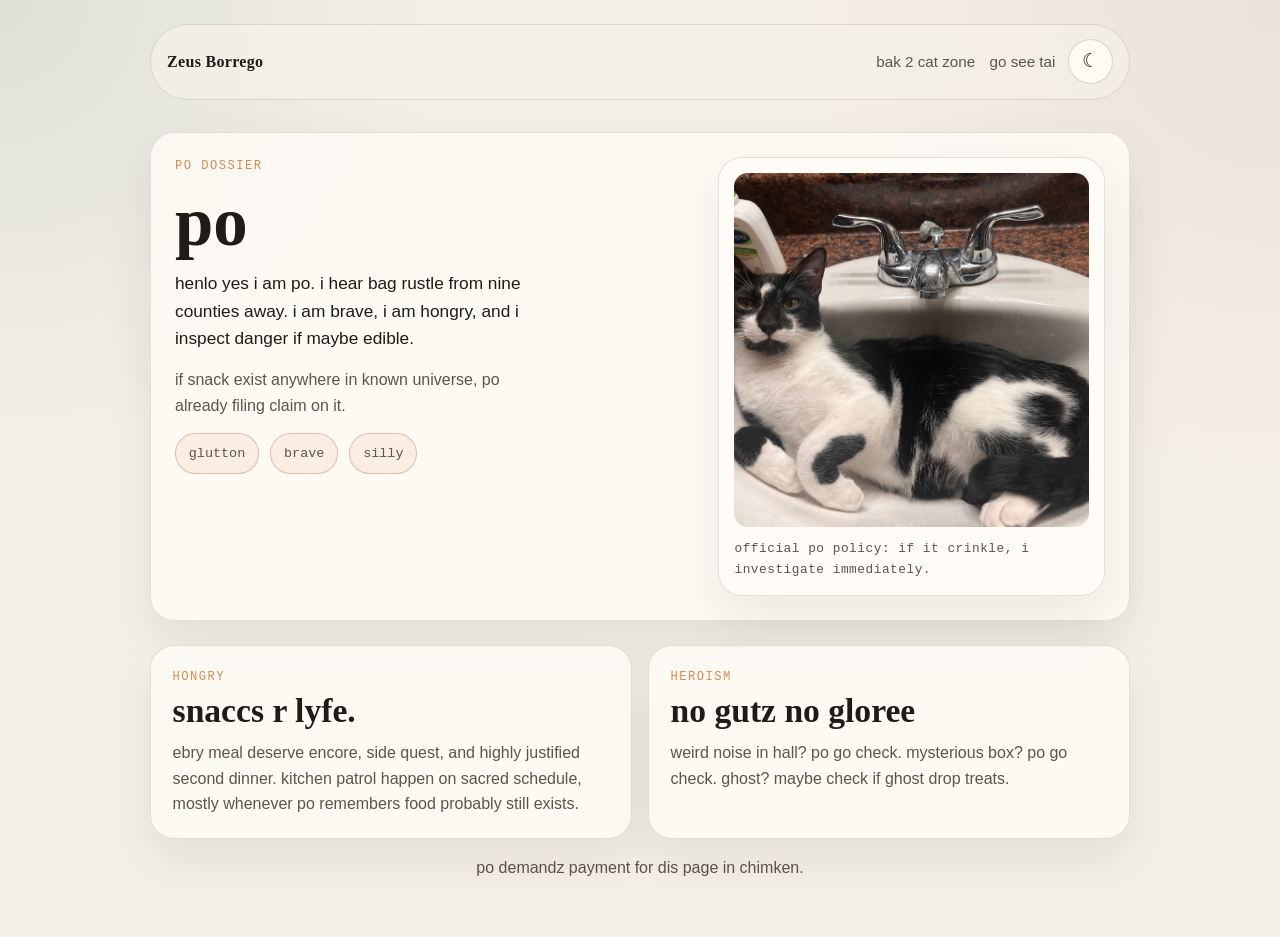
<file: po/index.html>
<!DOCTYPE html>
<html lang="en">

<head>
    <meta charset="UTF-8">
    <meta name="viewport" content="width=device-width, initial-scale=1.0">
    <meta name="description" content="A tiny, silly page for Po.">
    <title>Po | Snack Hero Profile</title>
    <script>
        (function () {
            const storageKey = 'zeus-theme';
            const prefersDark = window.matchMedia('(prefers-color-scheme: dark)').matches;

            try {
                const savedTheme = localStorage.getItem(storageKey);
                document.documentElement.dataset.theme = savedTheme || (prefersDark ? 'dark' : 'light');
            } catch (error) {
                document.documentElement.dataset.theme = prefersDark ? 'dark' : 'light';
            }
        }());
    </script>
    <link rel="stylesheet" href="../styles.css">
    <link rel="stylesheet" href="../pet-pages.css">
</head>

<body class="pet-page pet-page-po">
    <div class="page-shell">
        <header class="site-header">
            <a class="brand" href="../">Zeus Borrego</a>
            <div class="header-actions">
                <nav class="site-nav" aria-label="Pet navigation">
                    <a href="../#home">bak 2 cat zone</a>
                    <a href="../tai/">go see tai</a>
                </nav>
                <button class="theme-toggle" type="button" data-theme-toggle aria-label="Switch to dark mode" title="Switch to dark mode">
                    <span aria-hidden="true">☾</span>
                    <span class="visually-hidden">Toggle color theme</span>
                </button>
            </div>
        </header>

        <main class="pet-main">
            <section class="pet-hero reveal">
                <div class="pet-copy">
                    <p class="section-label">po dossier</p>
                    <h1>po</h1>
                    <p class="pet-lede">
                        henlo yes i am po. i hear bag rustle from nine counties away. i am brave,
                        i am hongry, and i inspect danger if maybe edible.
                    </p>
                    <p class="pet-mini-note">
                        if snack exist anywhere in known universe, po already filing claim on it.
                    </p>
                    <ul class="pet-badges" aria-label="Po traits">
                        <li>glutton</li>
                        <li>brave</li>
                        <li>silly</li>
                    </ul>
                </div>

                <figure class="pet-portrait">
                    <img src="../images/po.jpg" alt="Po looking curious and ready for food">
                    <figcaption>official po policy: if it crinkle, i investigate immediately.</figcaption>
                </figure>
            </section>

            <div class="pet-grid">
                <article class="pet-card reveal">
                    <p class="section-label">hongry</p>
                    <h2>snaccs r lyfe.</h2>
                    <p>
                        ebry meal deserve encore, side quest, and highly justified second dinner.
                        kitchen patrol happen on sacred schedule, mostly whenever po remembers food
                        probably still exists.
                    </p>
                </article>

                <article class="pet-card reveal">
                    <p class="section-label">heroism</p>
                    <h2>no gutz no gloree</h2>
                    <p>
                        weird noise in hall? po go check. mysterious box? po go check. ghost?
                        maybe check if ghost drop treats.
                    </p>
                </article>
            </div>
        </main>

        <footer class="site-footer pet-footer">
            <p>po demandz payment for dis page in chimken.</p>
        </footer>
    </div>

    <script src="../app.js"></script>
</body>

</html>
</file>
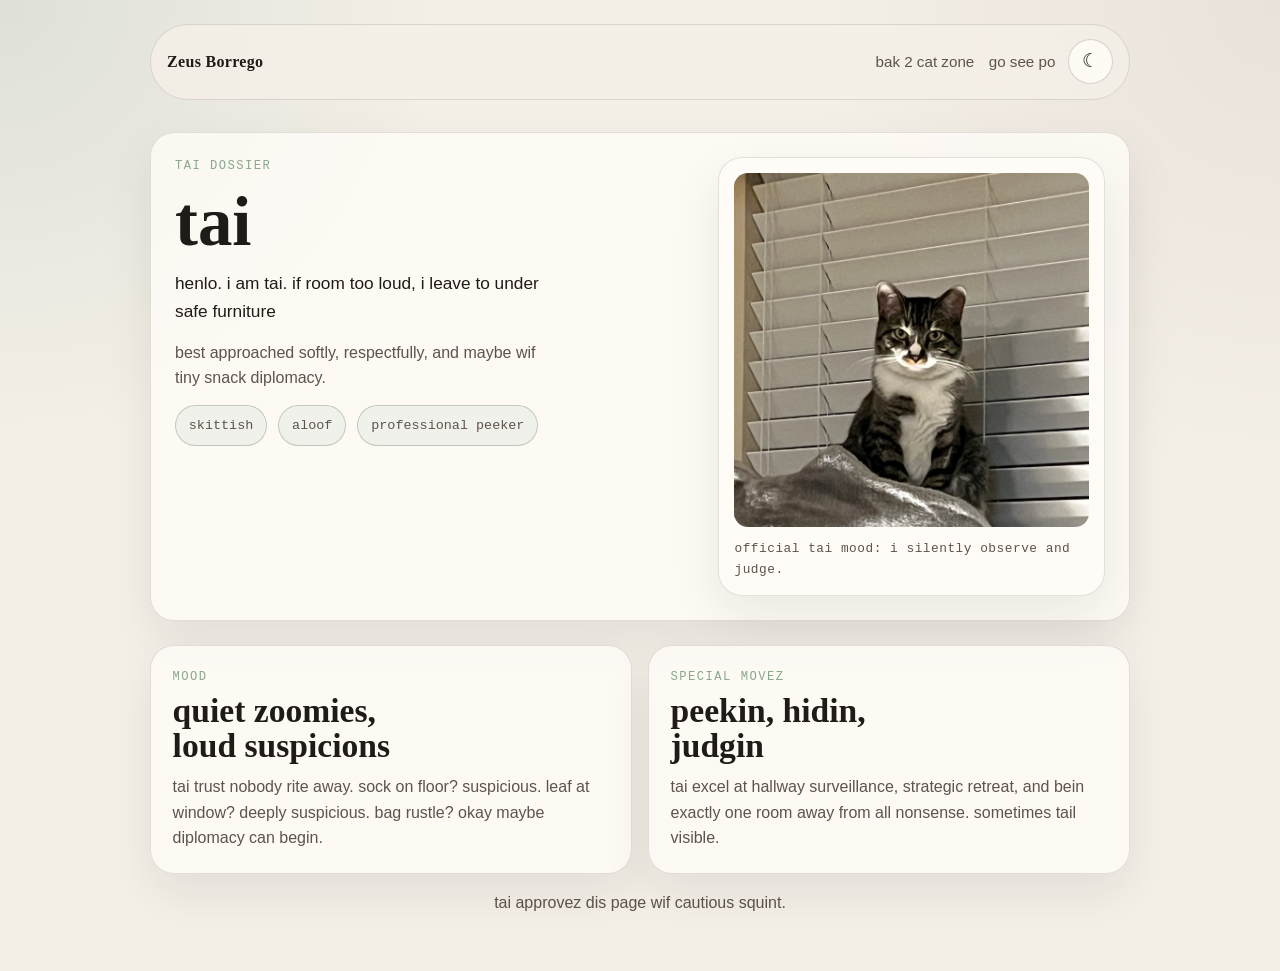
<file: tai/index.html>
<!DOCTYPE html>
<html lang="en">

<head>
    <meta charset="UTF-8">
    <meta name="viewport" content="width=device-width, initial-scale=1.0">
    <meta name="description" content="A tiny, silly page for Tai.">
    <title>Tai | Secret Cat File</title>
    <script>
        (function () {
            const storageKey = 'zeus-theme';
            const prefersDark = window.matchMedia('(prefers-color-scheme: dark)').matches;

            try {
                const savedTheme = localStorage.getItem(storageKey);
                document.documentElement.dataset.theme = savedTheme || (prefersDark ? 'dark' : 'light');
            } catch (error) {
                document.documentElement.dataset.theme = prefersDark ? 'dark' : 'light';
            }
        }());
    </script>
    <link rel="stylesheet" href="../styles.css">
    <link rel="stylesheet" href="../pet-pages.css">
</head>

<body class="pet-page pet-page-tai">
    <div class="page-shell">
        <header class="site-header">
            <a class="brand" href="../">Zeus Borrego</a>
            <div class="header-actions">
                <nav class="site-nav" aria-label="Pet navigation">
                    <a href="../#home">bak 2 cat zone</a>
                    <a href="../po/">go see po</a>
                </nav>
                <button class="theme-toggle" type="button" data-theme-toggle aria-label="Switch to dark mode" title="Switch to dark mode">
                    <span aria-hidden="true">☾</span>
                    <span class="visually-hidden">Toggle color theme</span>
                </button>
            </div>
        </header>

        <main class="pet-main">
            <section class="pet-hero reveal">
                <div class="pet-copy">
                    <p class="section-label">tai dossier</p>
                    <h1>tai</h1>
                    <p class="pet-lede">
                        henlo. i am tai. if room too loud, i leave to
                        under safe furniture
                    </p>
                    <p class="pet-mini-note">
                        best approached softly, respectfully, and maybe wif tiny snack diplomacy.
                    </p>
                    <ul class="pet-badges" aria-label="Tai traits">
                        <li>skittish</li>
                        <li>aloof</li>
                        <li>professional peeker</li>
                    </ul>
                </div>

                <figure class="pet-portrait">
                    <img src="../images/tai.jpg" alt="Tai sitting and observing from a safe distance">
                    <figcaption>official tai mood: i silently observe and judge.</figcaption>
                </figure>
            </section>

            <div class="pet-grid">
                <article class="pet-card reveal">
                    <p class="section-label">mood</p>
                    <h2>quiet zoomies, loud suspicions</h2>
                    <p>
                        tai trust nobody rite away. sock on floor? suspicious. leaf at window?
                        deeply suspicious. bag rustle? okay maybe diplomacy can begin.
                    </p>
                </article>

                <article class="pet-card reveal">
                    <p class="section-label">special movez</p>
                    <h2>peekin, hidin, judgin</h2>
                    <p>
                        tai excel at hallway surveillance, strategic retreat, and bein exactly
                        one room away from all nonsense. sometimes tail visible.
                    </p>
                </article>
            </div>
        </main>

        <footer class="site-footer pet-footer">
            <p>tai approvez dis page wif cautious squint.</p>
        </footer>
    </div>

    <script src="../app.js"></script>
</body>

</html>
</file>
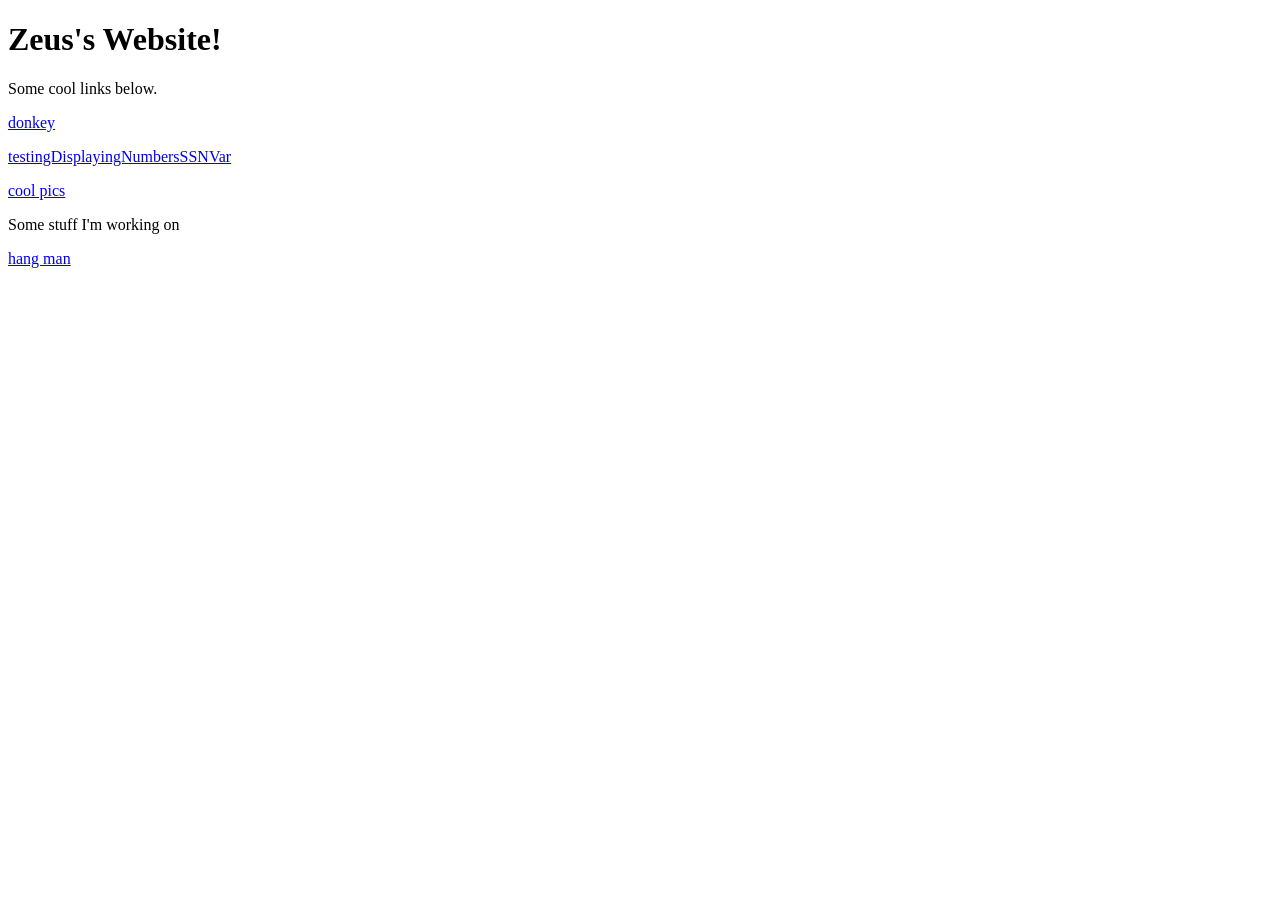
<file: templates/index.html>
<!DOCTYPE html>
<html>
<body>

<h1>Zeus's Website!</h1>
<p1>Some cool links below.</p1>

<p><a href="http://videodonkey.com">donkey</a></p>
<p><a href="https://upload.wikimedia.org/wikipedia/en/9/9a/Trollface_non-free.png">testingDisplayingNumbersSSNVar</a></p>
<p><a href="/pics/cool_pics">cool pics</a></p>

<p2>Some stuff I'm working on</p2>
<p><a href="/hang_man">hang man</a></p>

</body>
</html>
</file>
<file: styles.css>
:root {
    color-scheme: light;
    --bg: #f4efe7;
    --bg-glow-1: rgba(31, 98, 88, 0.1);
    --bg-glow-2: rgba(99, 77, 53, 0.08);
    --surface: rgba(255, 252, 247, 0.8);
    --surface-strong: rgba(255, 252, 247, 0.94);
    --surface-soft: rgba(255, 252, 247, 0.7);
    --ink: #1f1b18;
    --muted: #5d544c;
    --line: rgba(31, 27, 24, 0.12);
    --line-strong: rgba(31, 27, 24, 0.18);
    --accent: #1f6258;
    --accent-soft: rgba(31, 98, 88, 0.1);
    --link-underline: rgba(31, 98, 88, 0.45);
    --accent-line: rgba(31, 98, 88, 0.28);
    --header-bg: rgba(244, 239, 231, 0.82);
    --shadow: 0 20px 50px rgba(31, 27, 24, 0.08);
    --shadow-strong: 0 18px 38px rgba(31, 27, 24, 0.12);
    --muted-card-top: rgba(255, 252, 247, 0.94);
    --muted-card-bottom: rgba(245, 240, 232, 0.92);
    --radius: 24px;
    --radius-sm: 16px;
    --content-width: 1120px;
}

:root[data-theme="dark"] {
    color-scheme: dark;
    --bg: #121518;
    --bg-glow-1: rgba(144, 215, 202, 0.16);
    --bg-glow-2: rgba(146, 104, 70, 0.12);
    --surface: rgba(24, 28, 33, 0.84);
    --surface-strong: rgba(29, 34, 39, 0.96);
    --surface-soft: rgba(27, 31, 36, 0.76);
    --ink: #f3ecdf;
    --muted: #c2b7a9;
    --line: rgba(243, 236, 223, 0.12);
    --line-strong: rgba(243, 236, 223, 0.22);
    --accent: #90d7ca;
    --accent-soft: rgba(144, 215, 202, 0.14);
    --link-underline: rgba(144, 215, 202, 0.48);
    --accent-line: rgba(144, 215, 202, 0.34);
    --header-bg: rgba(18, 21, 24, 0.82);
    --shadow: 0 22px 54px rgba(0, 0, 0, 0.28);
    --shadow-strong: 0 18px 40px rgba(0, 0, 0, 0.34);
    --muted-card-top: rgba(32, 37, 43, 0.95);
    --muted-card-bottom: rgba(25, 29, 34, 0.92);
}

* {
    box-sizing: border-box;
    margin: 0;
    padding: 0;
}

html {
    scroll-behavior: smooth;
}

body {
    min-height: 100vh;
    font-family: "Avenir Next", "Segoe UI", sans-serif;
    color: var(--ink);
    background:
        radial-gradient(circle at top left, var(--bg-glow-1), transparent 28rem),
        radial-gradient(circle at top right, var(--bg-glow-2), transparent 30rem),
        var(--bg);
    line-height: 1.6;
    transition: background-color 220ms ease, color 220ms ease;
}

img {
    display: block;
    max-width: 100%;
}

button,
input,
textarea,
select {
    font: inherit;
}

a {
    color: inherit;
    text-decoration-color: var(--link-underline);
    text-underline-offset: 0.18em;
}

a:hover {
    color: var(--accent);
}

a:focus-visible,
button:focus-visible {
    outline: 2px solid var(--accent);
    outline-offset: 3px;
}

.page-shell {
    width: min(calc(100% - 2rem), var(--content-width));
    margin: 0 auto;
    padding: 1.5rem 0 3rem;
}

.site-header,
.hero,
.content-section,
.contact-panel,
.project-card,
.writing-card,
.image-card,
.pill-link,
.theme-toggle {
    transition: background-color 220ms ease, border-color 220ms ease, color 220ms ease, box-shadow 220ms ease, transform 200ms ease;
}

.site-header {
    position: sticky;
    top: 1rem;
    z-index: 20;
    display: flex;
    align-items: center;
    justify-content: space-between;
    gap: 1rem;
    margin-bottom: 2rem;
    padding: 0.9rem 1rem;
    background: var(--header-bg);
    backdrop-filter: blur(18px);
    border: 1px solid var(--line);
    border-radius: 999px;
}

.site-header.is-hidden {
    transform: translateY(calc(-100% - 1.5rem));
    opacity: 0;
    pointer-events: none;
}

.site-header.is-scrolled {
    box-shadow: var(--shadow-strong);
}

.brand,
h1,
h2,
h3 {
    font-family: "Iowan Old Style", "Palatino Linotype", "Book Antiqua", Georgia, serif;
}

.brand {
    font-size: 1rem;
    font-weight: 700;
    letter-spacing: 0.02em;
    text-decoration: none;
}

.header-actions {
    display: flex;
    align-items: center;
    gap: 0.8rem;
}

.site-nav {
    display: flex;
    flex-wrap: wrap;
    gap: 0.9rem;
}

.site-nav a {
    font-size: 0.95rem;
    color: var(--muted);
    text-decoration: none;
}

.theme-toggle {
    display: inline-flex;
    align-items: center;
    justify-content: center;
    width: 2.8rem;
    height: 2.8rem;
    border: 1px solid var(--line-strong);
    border-radius: 999px;
    background: var(--surface-strong);
    color: var(--ink);
    cursor: pointer;
    flex-shrink: 0;
}

.theme-toggle:hover {
    transform: translateY(-1px);
    background: var(--accent-soft);
    border-color: var(--accent-line);
}

.theme-toggle span[aria-hidden="true"] {
    font-size: 1.16rem;
    line-height: 1;
    transform: translateY(-1px);
}

.visually-hidden {
    position: absolute;
    width: 1px;
    height: 1px;
    padding: 0;
    margin: -1px;
    overflow: hidden;
    clip: rect(0, 0, 0, 0);
    white-space: nowrap;
    border: 0;
}

.hero,
.content-section,
.contact-panel {
    background: var(--surface);
    border: 1px solid var(--line);
    border-radius: var(--radius);
    box-shadow: var(--shadow);
}

.hero {
    display: grid;
    grid-template-columns: minmax(0, 1.5fr) minmax(280px, 0.9fr);
    gap: 2rem;
    padding: 2.5rem;
}

.hero-title {
    max-width: 12ch;
    font-size: clamp(2.9rem, 6vw, 5rem);
    line-height: 0.95;
    margin-bottom: 1rem;
}

.hero-title-line {
    display: block;
}

.eyebrow,
.section-label,
.card-label,
.tech-stack,
.image-card figcaption {
    font-family: ui-monospace, "SFMono-Regular", "SF Mono", Consolas, monospace;
}

.eyebrow,
.section-label,
.card-label {
    color: var(--accent);
    text-transform: uppercase;
    letter-spacing: 0.12em;
    font-size: 0.76rem;
}

.lede {
    max-width: 58ch;
    font-size: 1.08rem;
    color: var(--ink);
}

.section-intro,
.project-card p,
.writing-card p,
.contact-panel p {
    color: var(--muted);
}

.hero-actions {
    display: flex;
    flex-wrap: wrap;
    gap: 0.75rem;
    margin-top: 1.6rem;
}

.pill-link {
    display: inline-flex;
    align-items: center;
    justify-content: center;
    padding: 0.72rem 1rem;
    border: 1px solid var(--line-strong);
    border-radius: 999px;
    background: var(--surface-strong);
    text-decoration: none;
}

.pill-link:hover {
    transform: translateY(-1px);
    border-color: var(--accent-line);
    background: var(--accent-soft);
}

.hero-aside {
    display: flex;
    align-items: center;
}

.headshot {
    width: 100%;
    max-width: 360px;
    aspect-ratio: 4 / 5;
    object-fit: cover;
    justify-self: center;
    border-radius: calc(var(--radius) - 4px);
    border: 1px solid var(--line);
}

.content-section,
.contact-panel {
    margin-top: 1.6rem;
    padding: 2rem;
}

.section-heading {
    display: grid;
    gap: 0.45rem;
    margin-bottom: 1.5rem;
}

.section-heading h2,
.contact-panel h2 {
    max-width: 18ch;
    font-size: clamp(2rem, 4vw, 3rem);
    line-height: 1.02;
}

.card-grid,
.writing-grid,
.image-gallery {
    display: grid;
    gap: 1rem;
}

.card-grid,
.writing-grid {
    grid-template-columns: repeat(2, minmax(0, 1fr));
}

.project-card,
.writing-card,
.image-card {
    padding: 1.25rem;
    border: 1px solid var(--line);
    border-radius: var(--radius-sm);
    background: var(--surface-soft);
}

.card-topline {
    display: flex;
    align-items: center;
    justify-content: space-between;
    gap: 0.75rem;
    margin-bottom: 0.85rem;
}

.card-links {
    display: flex;
    flex-wrap: wrap;
    gap: 0.9rem;
}

.card-links a {
    font-size: 0.92rem;
    color: var(--muted);
}

.project-card h3,
.writing-card h3 {
    font-size: 1.4rem;
    line-height: 1.1;
    margin-bottom: 0.55rem;
}

.tech-stack {
    margin-bottom: 0.75rem;
    color: var(--muted);
    font-size: 0.82rem;
    letter-spacing: 0.04em;
}

.muted-card {
    background: linear-gradient(180deg, var(--muted-card-top), var(--muted-card-bottom));
}

.section-intro {
    max-width: 58ch;
    margin-bottom: 1.25rem;
}

.image-gallery {
    grid-template-columns: repeat(3, minmax(0, 1fr));
}

.image-card {
    padding: 0.85rem;
}

.image-link {
    display: block;
    border-radius: 14px;
    overflow: hidden;
}

.image-card img {
    width: 100%;
    aspect-ratio: 1 / 1;
    object-fit: cover;
    border-radius: 14px;
}

.image-link img {
    transition: transform 220ms ease, filter 220ms ease;
}

.is-link-card:hover .image-link img,
.image-link:focus-visible img {
    transform: scale(1.04);
    filter: saturate(1.05);
}

.image-card figcaption {
    margin-top: 0.7rem;
    color: var(--muted);
    font-size: 0.8rem;
    letter-spacing: 0.06em;
}

.image-card figcaption a {
    text-decoration: none;
}

.is-link-card:hover figcaption a {
    color: var(--accent);
}

.contact-panel {
    display: grid;
    gap: 0.8rem;
}

.site-footer {
    padding: 1.5rem 0 0.5rem;
    color: var(--muted);
    text-align: center;
}

.js-enabled .reveal {
    opacity: 0;
    transform: translateY(22px);
    transition: opacity 500ms ease, transform 500ms ease;
}

.js-enabled .reveal.is-visible {
    opacity: 1;
    transform: translateY(0);
}

@media (max-width: 900px) {
    .hero,
    .card-grid,
    .writing-grid,
    .image-gallery {
        grid-template-columns: 1fr;
    }

    .hero-title {
        max-width: 13ch;
    }
}

@media (max-width: 680px) {
    .page-shell {
        width: min(calc(100% - 1rem), var(--content-width));
        padding-top: 0.75rem;
    }

    .site-header {
        border-radius: 26px;
    }

    .header-actions {
        width: 100%;
        justify-content: space-between;
        flex-wrap: wrap;
    }

    .site-nav {
        gap: 0.75rem;
    }

    .hero,
    .content-section,
    .contact-panel {
        padding: 1.35rem;
    }

    .hero-title {
        font-size: clamp(2.35rem, 14vw, 3.4rem);
    }

    .card-topline {
        align-items: flex-start;
        flex-direction: column;
    }
}

@media (prefers-reduced-motion: reduce) {
    html {
        scroll-behavior: auto;
    }

    .site-header,
    .hero,
    .content-section,
    .contact-panel,
    .project-card,
    .writing-card,
    .image-card,
    .pill-link,
    .theme-toggle,
    .image-link img,
    .js-enabled .reveal {
        transition: none;
    }

    .js-enabled .reveal {
        opacity: 1;
        transform: none;
    }
}
</file>
<file: pet-pages.css>
.pet-page {
    --pet-pop: var(--accent);
}

.pet-page-tai {
    --pet-pop: #89a78d;
}

.pet-page-po {
    --pet-pop: #d88a53;
}

.pet-page .page-shell {
    width: min(calc(100% - 2rem), 980px);
}

.pet-main {
    display: grid;
    gap: 1.5rem;
}

.pet-hero,
.pet-card,
.pet-portrait {
    background: var(--surface);
    border: 1px solid var(--line);
    border-radius: var(--radius);
    box-shadow: var(--shadow);
}

.pet-hero {
    display: grid;
    grid-template-columns: minmax(0, 1.15fr) minmax(260px, 0.85fr);
    gap: 1.25rem;
    padding: 1.5rem;
}

.pet-copy {
    display: grid;
    align-content: start;
    gap: 0.9rem;
}

.pet-copy .section-label,
.pet-card .section-label {
    color: var(--pet-pop);
}

.pet-copy h1 {
    max-width: 10ch;
    font-size: clamp(2.7rem, 7vw, 4.3rem);
    line-height: 0.95;
}

.pet-lede {
    max-width: 38ch;
    font-size: 1.08rem;
    color: var(--ink);
}

.pet-badges {
    display: flex;
    flex-wrap: wrap;
    gap: 0.7rem;
    list-style: none;
}

.pet-badges li {
    padding: 0.55rem 0.8rem;
    border: 1px solid var(--line-strong);
    border: 1px solid color-mix(in srgb, var(--pet-pop) 30%, var(--line));
    border-radius: 999px;
    background: var(--surface-strong);
    background: color-mix(in srgb, var(--pet-pop) 12%, var(--surface-strong));
    color: var(--muted);
    font-family: ui-monospace, "SFMono-Regular", "SF Mono", Consolas, monospace;
    font-size: 0.84rem;
}

.pet-mini-note {
    max-width: 42ch;
    color: var(--muted);
}

.pet-portrait {
    padding: 0.95rem;
}

.pet-portrait img {
    width: 100%;
    aspect-ratio: 1 / 1;
    object-fit: cover;
    border-radius: calc(var(--radius-sm) - 2px);
}

.pet-portrait figcaption {
    margin-top: 0.75rem;
    color: var(--muted);
    font-family: ui-monospace, "SFMono-Regular", "SF Mono", Consolas, monospace;
    font-size: 0.8rem;
    letter-spacing: 0.04em;
}

.pet-grid {
    display: grid;
    grid-template-columns: repeat(2, minmax(0, 1fr));
    gap: 1rem;
}

.pet-card {
    padding: 1.35rem;
}

.pet-card h2 {
    max-width: 16ch;
    margin: 0.45rem 0 0.7rem;
    font-size: clamp(1.6rem, 4vw, 2.1rem);
    line-height: 1.02;
}

.pet-card p {
    color: var(--muted);
}

.pet-card a {
    text-decoration: none;
}

.pet-footer {
    padding-top: 1rem;
}

@media (max-width: 820px) {
    .pet-hero,
    .pet-grid {
        grid-template-columns: 1fr;
    }

    .pet-copy h1 {
        max-width: 11ch;
    }
}

@media (max-width: 680px) {
    .pet-page .page-shell {
        width: min(calc(100% - 1rem), 980px);
    }

    .pet-hero,
    .pet-card,
    .pet-portrait {
        border-radius: 22px;
    }

    .pet-hero,
    .pet-card {
        padding: 1.2rem;
    }
}
</file>
